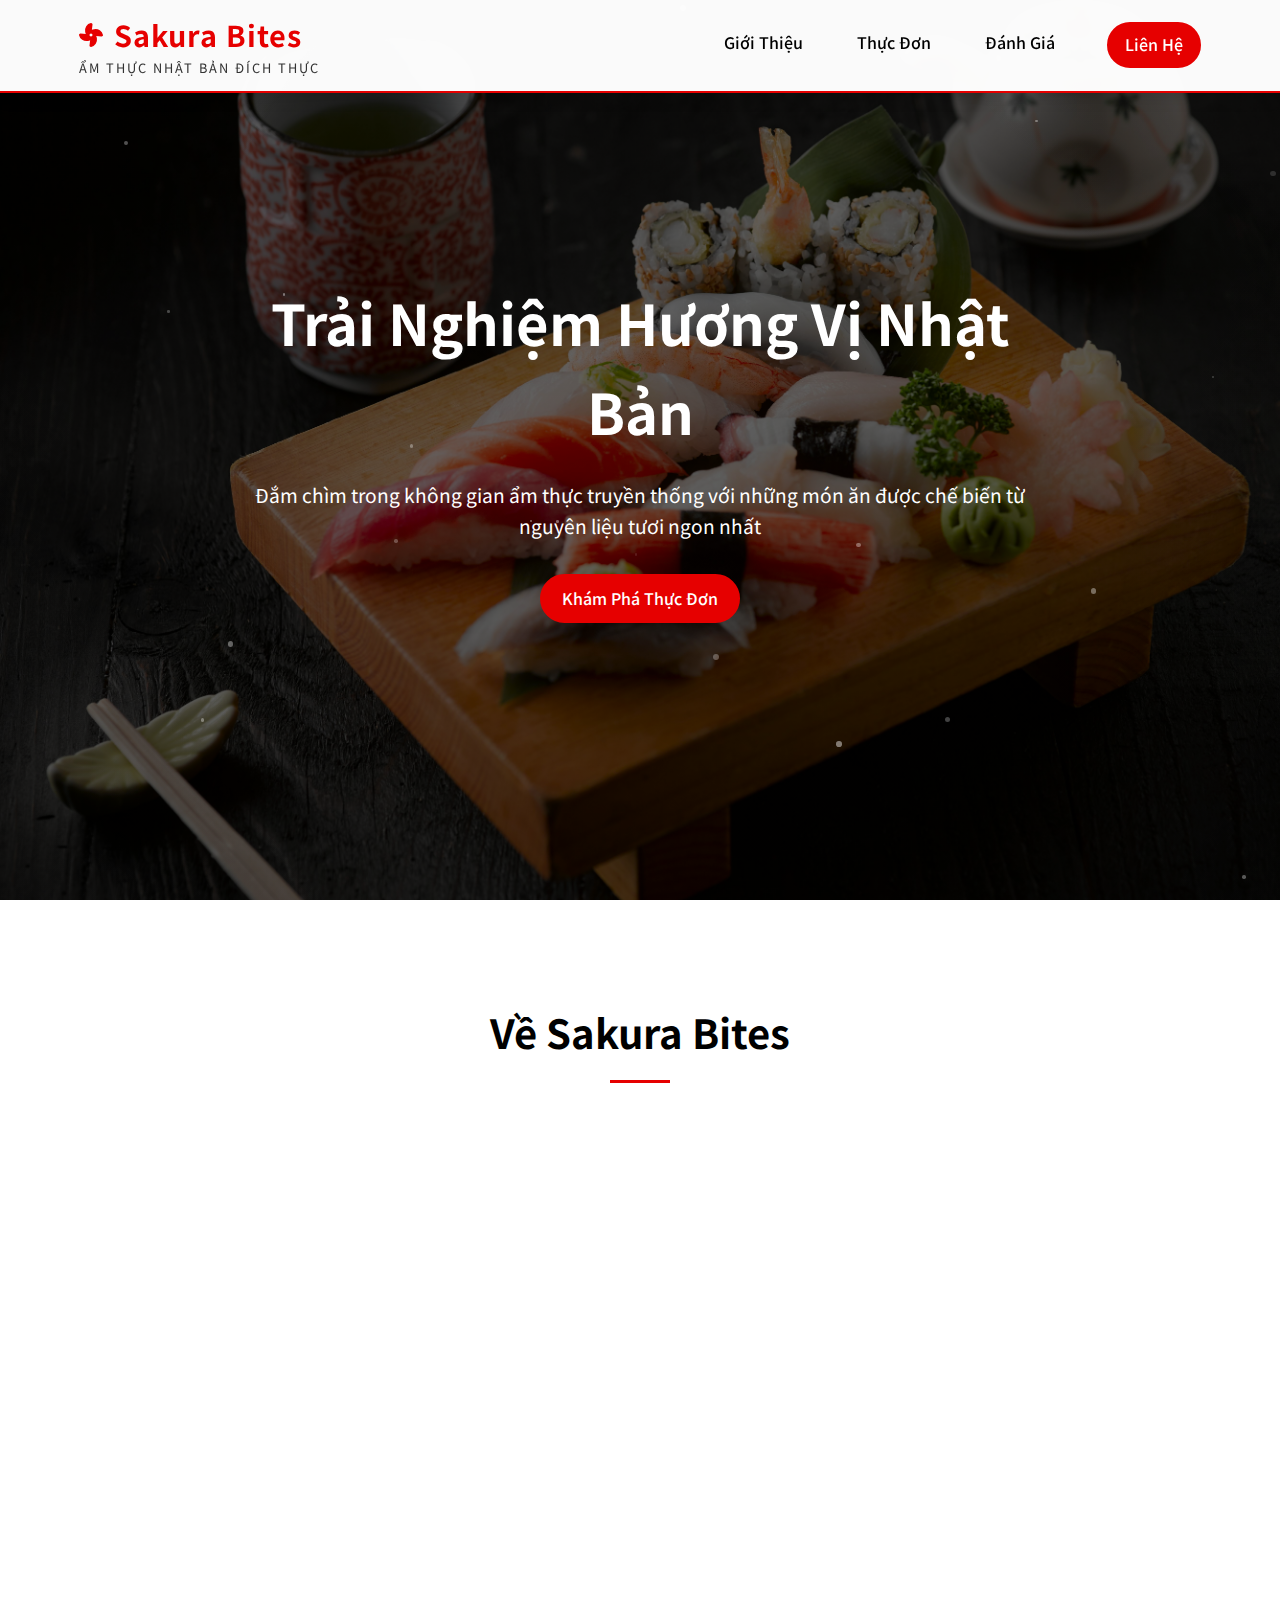
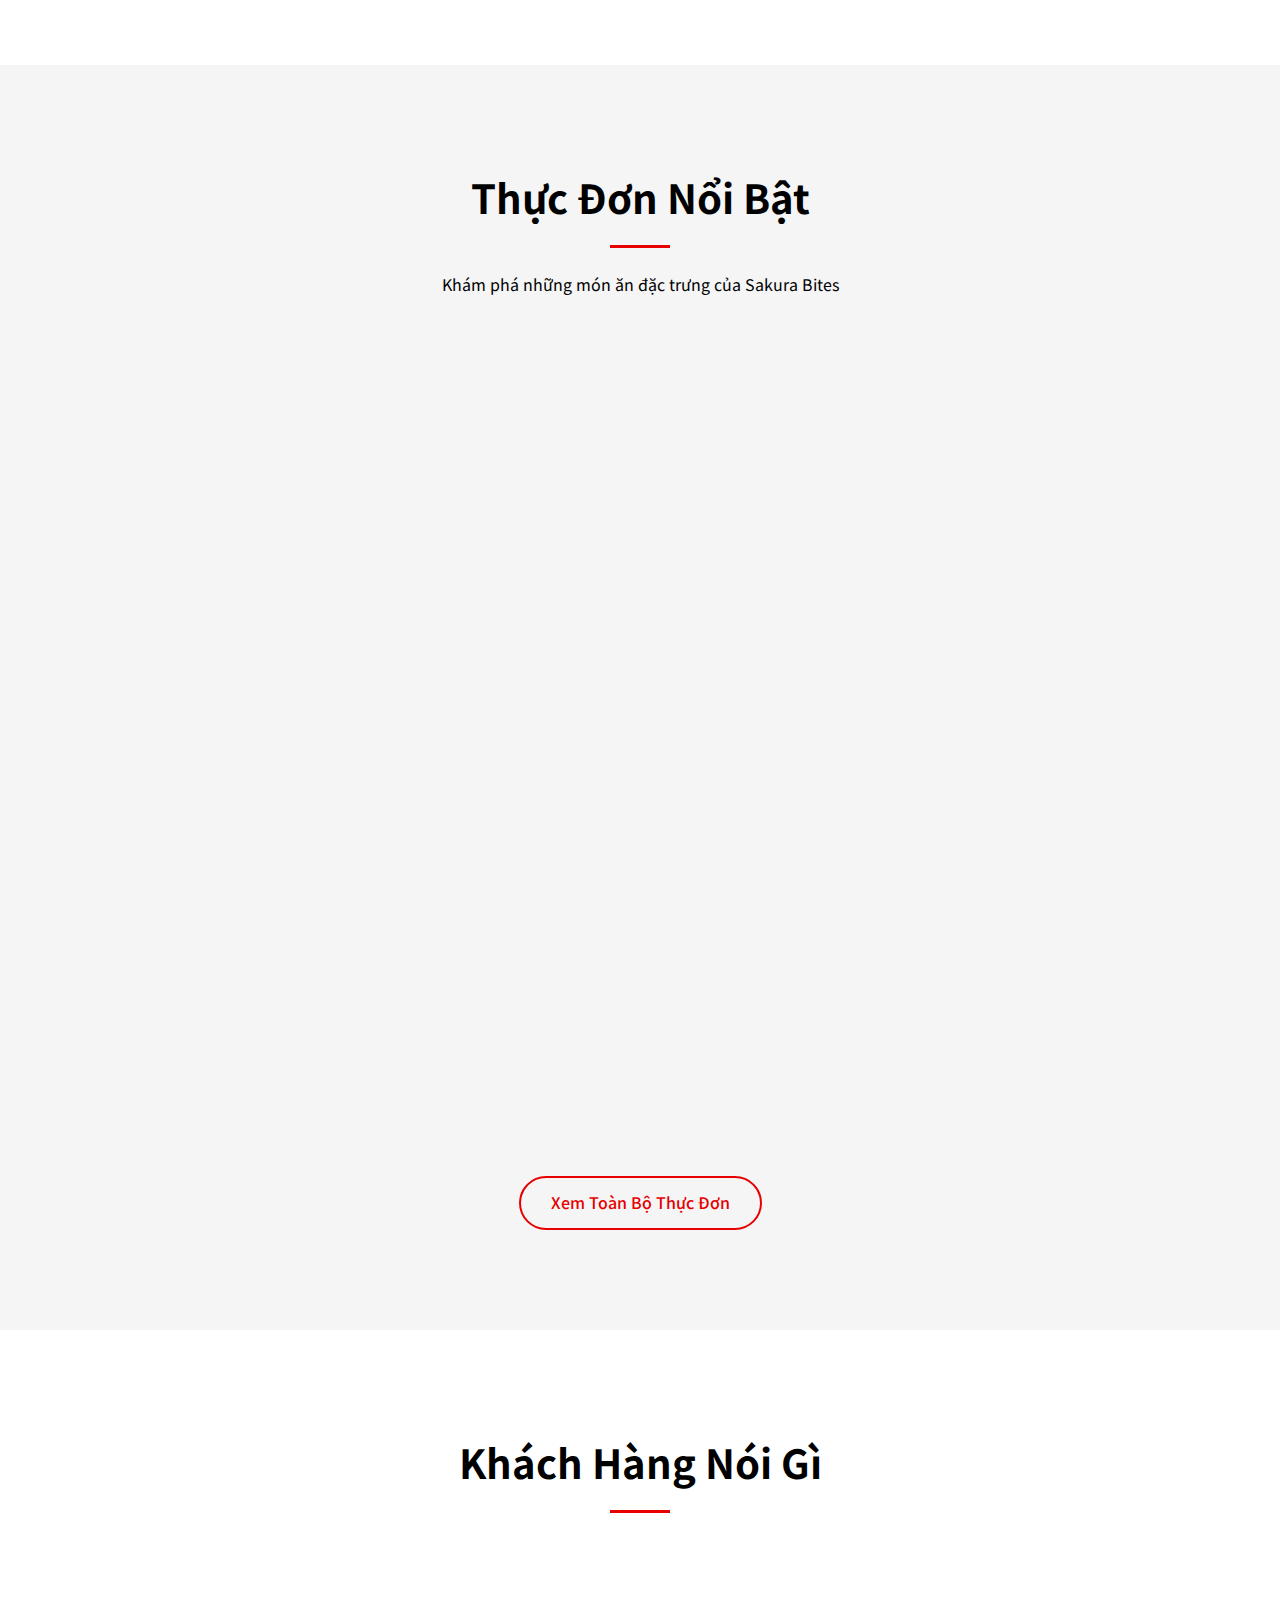
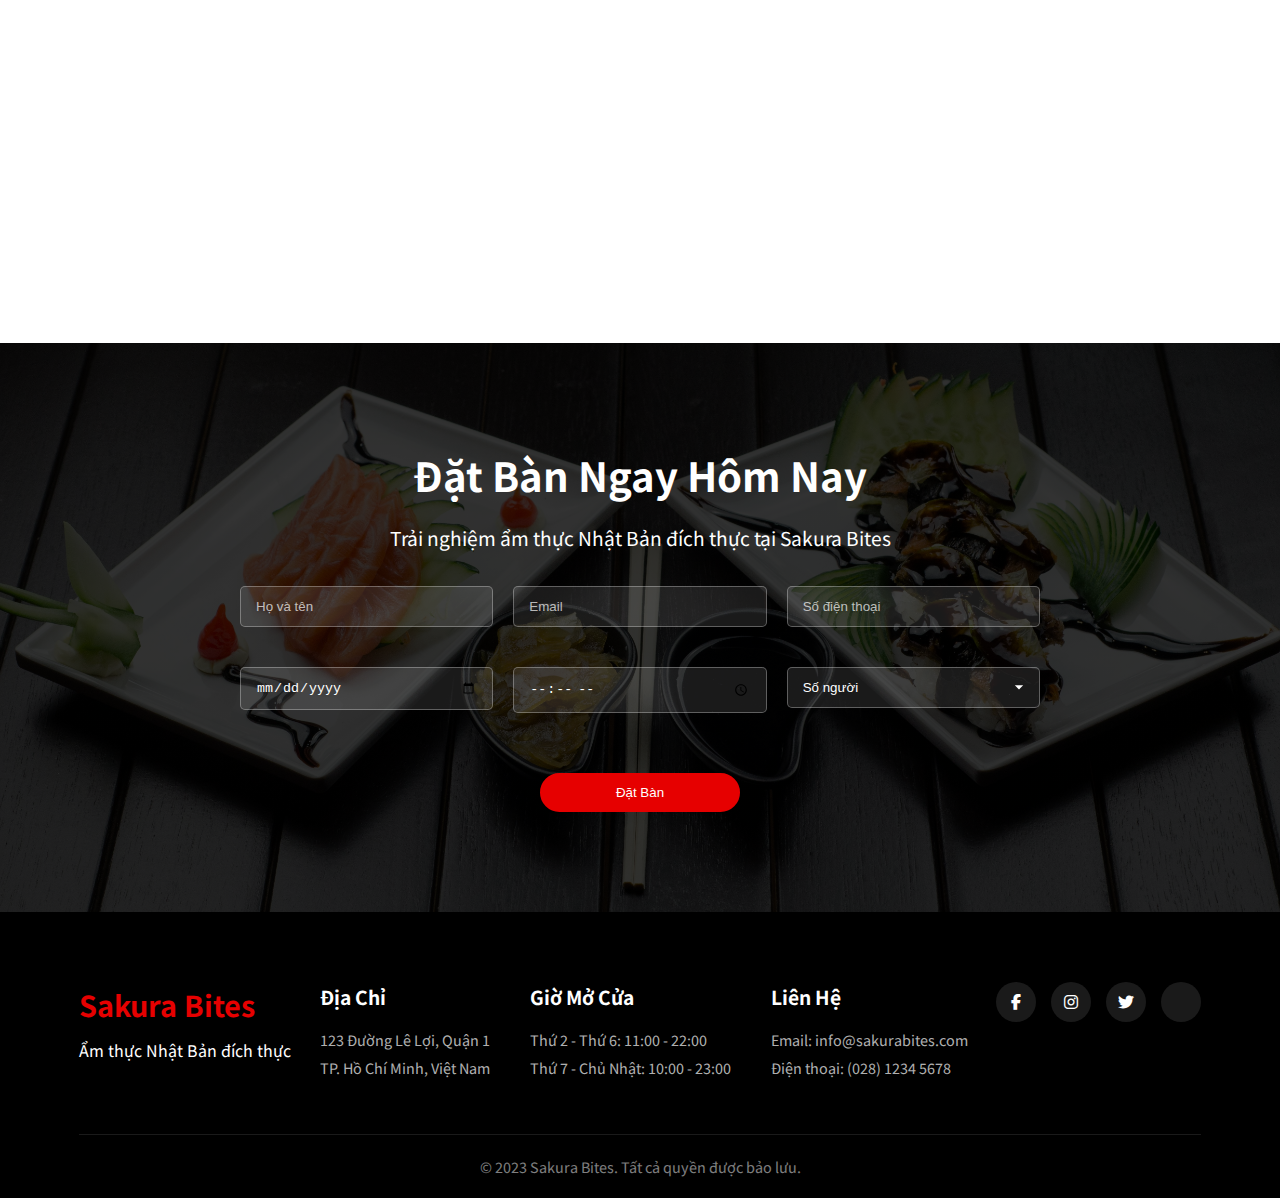
<file: index.html>
<!DOCTYPE html>
<html lang="vi">
<head>
    <meta charset="UTF-8">
    <meta name="viewport" content="width=device-width, initial-scale=1.0">
    <title>Sakura Bites - Ẩm Thực Nhật Bản Đích Thực</title>
    <!-- Preload critical resources -->
    <link rel="preload" href="css/styles.css" as="style">
    <link rel="preload" href="images/hero-bg.jpeg" as="image">
    <link rel="preload" href="https://cdnjs.cloudflare.com/ajax/libs/font-awesome/6.4.0/css/all.min.css" as="style">

    <!-- Stylesheets -->
    <link rel="stylesheet" href="css/styles.css">
    <link rel="preconnect" href="https://fonts.googleapis.com">
    <link rel="preconnect" href="https://fonts.gstatic.com" crossorigin>
    <link href="https://fonts.googleapis.com/css2?family=Noto+Sans+JP:wght@300;400;500;700&display=swap" rel="stylesheet">
    <link rel="stylesheet" href="https://cdnjs.cloudflare.com/ajax/libs/font-awesome/6.4.0/css/all.min.css">

    <!-- Meta tags for SEO -->
    <meta name="description" content="Sakura Bites - Ẩm thực Nhật Bản đích thực tại Việt Nam. Trải nghiệm hương vị Nhật Bản với các món ăn truyền thống được chế biến từ nguyên liệu tươi ngon nhất.">
    <meta name="keywords" content="Nhà hàng Nhật Bản, Sushi, Ramen, Tempura, Ẩm thực Nhật Bản, Sakura Bites">
    <meta name="author" content="Sakura Bites Restaurant">
</head>
<body>
    <!-- Header -->
    <header>
        <div class="container">
            <div class="logo">
                <h1><i class="fas fa-fan logo-icon"></i> Sakura Bites</h1>
                <p class="tagline">ẨM THỰC NHẬT BẢN ĐÍCH THỰC</p>
            </div>
            <nav>
                <ul>
                    <li><a href="#about">Giới Thiệu</a></li>
                    <li><a href="#menu">Thực Đơn</a></li>
                    <li><a href="#testimonials">Đánh Giá</a></li>
                    <li><a href="#contact" class="btn-primary">Liên Hệ</a></li>
                </ul>
            </nav>
            <div class="menu-toggle">
                <i class="fas fa-bars"></i>
            </div>
        </div>
    </header>

    <!-- Hero Section -->
    <section class="hero">
        <div class="hero-content">
            <h2>Trải Nghiệm Hương Vị Nhật Bản</h2>
            <p>Đắm chìm trong không gian ẩm thực truyền thống với những món ăn được chế biến từ nguyên liệu tươi ngon nhất</p>
            <a href="#menu" class="btn-primary">Khám Phá Thực Đơn</a>
        </div>
    </section>

    <!-- About Section -->
    <section id="about" class="about">
        <div class="container">
            <div class="section-header">
                <h2>Về Sakura Bites</h2>
                <div class="divider"></div>
            </div>
            <div class="about-content">
                <div class="about-image">
                    <img src="images/restaurant.jpeg" alt="Sakura Bites Restaurant" loading="lazy">
                </div>
                <div class="about-text">
                    <h3>Câu Chuyện Của Chúng Tôi</h3>
                    <p>Sakura Bites được thành lập vào năm 2015 với mong muốn mang đến trải nghiệm ẩm thực Nhật Bản đích thực cho người Việt Nam. Đầu bếp của chúng tôi được đào tạo tại Tokyo và mang theo bí quyết nấu ăn truyền thống.</p>
                    <p>Chúng tôi cam kết sử dụng nguyên liệu tươi ngon nhất, được nhập khẩu trực tiếp từ Nhật Bản hoặc được lựa chọn kỹ lưỡng từ các nhà cung cấp địa phương.</p>
                    <div class="features">
                        <div class="feature">
                            <i class="fas fa-fish"></i>
                            <h4>Nguyên Liệu Tươi</h4>
                        </div>
                        <div class="feature">
                            <i class="fas fa-utensils"></i>
                            <h4>Đầu Bếp Chuyên Nghiệp</h4>
                        </div>
                        <div class="feature">
                            <i class="fas fa-leaf"></i>
                            <h4>Không Gian Thanh Lịch</h4>
                        </div>
                    </div>
                </div>
            </div>
        </div>
    </section>

    <!-- Menu Section -->
    <section id="menu" class="menu">
        <div class="container">
            <div class="section-header">
                <h2>Thực Đơn Nổi Bật</h2>
                <div class="divider"></div>
                <p>Khám phá những món ăn đặc trưng của Sakura Bites</p>
            </div>
            <div class="menu-items">
                <div class="menu-item">
                    <div class="menu-image">
                        <img src="images/sushi.jpeg" alt="Sushi" loading="lazy">
                    </div>
                    <div class="menu-details">
                        <h3>Sushi Đặc Biệt</h3>
                        <p>Sushi cá hồi, cá ngừ và bạch tuộc tươi ngon với gạo Nhật chính hiệu</p>
                        <span class="price">180.000đ</span>
                    </div>
                </div>
                <div class="menu-item">
                    <div class="menu-image">
                        <img src="images/ramen.jpeg" alt="Ramen" loading="lazy">
                    </div>
                    <div class="menu-details">
                        <h3>Ramen Tonkotsu</h3>
                        <p>Súp xương hầm 12 giờ với mì tươi, thịt heo chashu và trứng hột vịt muối</p>
                        <span class="price">150.000đ</span>
                    </div>
                </div>
                <div class="menu-item">
                    <div class="menu-image">
                        <img src="images/tempura.jpeg" alt="Tempura" loading="lazy">
                    </div>
                    <div class="menu-details">
                        <h3>Tempura Hải Sản</h3>
                        <p>Tôm, mực và rau củ tẩm bột chiên giòn theo công thức truyền thống</p>
                        <span class="price">160.000đ</span>
                    </div>
                </div>
                <div class="menu-item">
                    <div class="menu-image">
                        <img src="images/sake.jpeg" alt="Sake" loading="lazy">
                    </div>
                    <div class="menu-details">
                        <h3>Sake Premium</h3>
                        <p>Rượu gạo Nhật Bản cao cấp, hương vị tinh tế và thanh nhẹ</p>
                        <span class="price">220.000đ</span>
                    </div>
                </div>
            </div>
            <div class="menu-cta">
                <a href="menu.html" class="btn-secondary">Xem Toàn Bộ Thực Đơn</a>
            </div>
        </div>
    </section>

    <!-- Testimonials Section -->
    <section id="testimonials" class="testimonials">
        <div class="container">
            <div class="section-header">
                <h2>Khách Hàng Nói Gì</h2>
                <div class="divider"></div>
            </div>
            <div class="testimonial-slider">
                <div class="testimonial">
                    <div class="testimonial-content">
                        <p>"Sushi ở đây thực sự tuyệt vời! Tôi đã từng đến Nhật và có thể nói rằng hương vị ở Sakura Bites rất đích thực."</p>
                    </div>
                    <div class="testimonial-author">
                        <img src="images/person1.jpg" alt="Nguyễn Thị Mai" loading="lazy">
                        <div>
                            <h4>Nguyễn Thị Mai</h4>
                            <div class="stars">
                                <i class="fas fa-star"></i>
                                <i class="fas fa-star"></i>
                                <i class="fas fa-star"></i>
                                <i class="fas fa-star"></i>
                                <i class="fas fa-star"></i>
                            </div>
                        </div>
                    </div>
                </div>
                <div class="testimonial">
                    <div class="testimonial-content">
                        <p>"Không gian quán rất đẹp và thanh lịch. Ramen Tonkotsu là món tôi yêu thích nhất, súp thơm và đậm đà."</p>
                    </div>
                    <div class="testimonial-author">
                        <img src="images/person2.jpg" alt="Trần Văn Hùng" loading="lazy">
                        <div>
                            <h4>Trần Văn Hùng</h4>
                            <div class="stars">
                                <i class="fas fa-star"></i>
                                <i class="fas fa-star"></i>
                                <i class="fas fa-star"></i>
                                <i class="fas fa-star"></i>
                                <i class="fas fa-star-half-alt"></i>
                            </div>
                        </div>
                    </div>
                </div>
                <div class="testimonial">
                    <div class="testimonial-content">
                        <p>"Đội ngũ nhân viên rất thân thiện và chuyên nghiệp. Tôi đặc biệt ấn tượng với cách họ giới thiệu về từng món ăn."</p>
                    </div>
                    <div class="testimonial-author">
                        <img src="images/person3.jpg" alt="Lê Thị Hương" loading="lazy">
                        <div>
                            <h4>Lê Thị Hương</h4>
                            <div class="stars">
                                <i class="fas fa-star"></i>
                                <i class="fas fa-star"></i>
                                <i class="fas fa-star"></i>
                                <i class="fas fa-star"></i>
                                <i class="fas fa-star"></i>
                            </div>
                        </div>
                    </div>
                </div>
            </div>
        </div>
    </section>

    <!-- CTA Section -->
    <section id="contact" class="cta">
        <div class="container">
            <div class="cta-content">
                <h2>Đặt Bàn Ngay Hôm Nay</h2>
                <p>Trải nghiệm ẩm thực Nhật Bản đích thực tại Sakura Bites</p>
                <form class="reservation-form">
                    <div class="form-group">
                        <input type="text" placeholder="Họ và tên" required>
                    </div>
                    <div class="form-group">
                        <input type="email" placeholder="Email" required>
                    </div>
                    <div class="form-group">
                        <input type="tel" placeholder="Số điện thoại" required>
                    </div>
                    <div class="form-group">
                        <input type="date" required>
                    </div>
                    <div class="form-group">
                        <input type="time" required>
                    </div>
                    <div class="form-group">
                        <select required>
                            <option value="" disabled selected>Số người</option>
                            <option value="1">1 người</option>
                            <option value="2">2 người</option>
                            <option value="3">3 người</option>
                            <option value="4">4 người</option>
                            <option value="5+">5+ người</option>
                        </select>
                    </div>
                    <button type="submit" class="btn-primary">Đặt Bàn</button>
                </form>
            </div>
        </div>
    </section>

    <!-- Footer -->
    <footer>
        <div class="container">
            <div class="footer-content">
                <div class="footer-logo">
                    <h3>Sakura Bites</h3>
                    <p>Ẩm thực Nhật Bản đích thực</p>
                </div>
                <div class="footer-info">
                    <div class="footer-section">
                        <h4>Địa Chỉ</h4>
                        <p>123 Đường Lê Lợi, Quận 1</p>
                        <p>TP. Hồ Chí Minh, Việt Nam</p>
                    </div>
                    <div class="footer-section">
                        <h4>Giờ Mở Cửa</h4>
                        <p>Thứ 2 - Thứ 6: 11:00 - 22:00</p>
                        <p>Thứ 7 - Chủ Nhật: 10:00 - 23:00</p>
                    </div>
                    <div class="footer-section">
                        <h4>Liên Hệ</h4>
                        <p>Email: info@sakurabites.com</p>
                        <p>Điện thoại: (028) 1234 5678</p>
                    </div>
                </div>
                <div class="social-links">
                    <a href="#"><i class="fab fa-facebook-f"></i></a>
                    <a href="#"><i class="fab fa-instagram"></i></a>
                    <a href="#"><i class="fab fa-twitter"></i></a>
                    <a href="#"><i class="fab fa-tripadvisor"></i></a>
                </div>
            </div>
            <div class="copyright">
                <p>&copy; 2023 Sakura Bites. Tất cả quyền được bảo lưu.</p>
            </div>
        </div>
    </footer>

    <!-- Back to Top Button -->
    <a href="#" id="back-to-top" class="back-to-top" aria-label="Quay lên đầu trang">
        <i class="fas fa-chevron-up"></i>
    </a>

    <!-- Core scripts -->
    <script src="js/script.js"></script>
    <script src="js/parallax.js"></script>

    <!-- Performance optimization -->
    <script src="js/optimize.js" async></script>
</body>
</html>
</file>
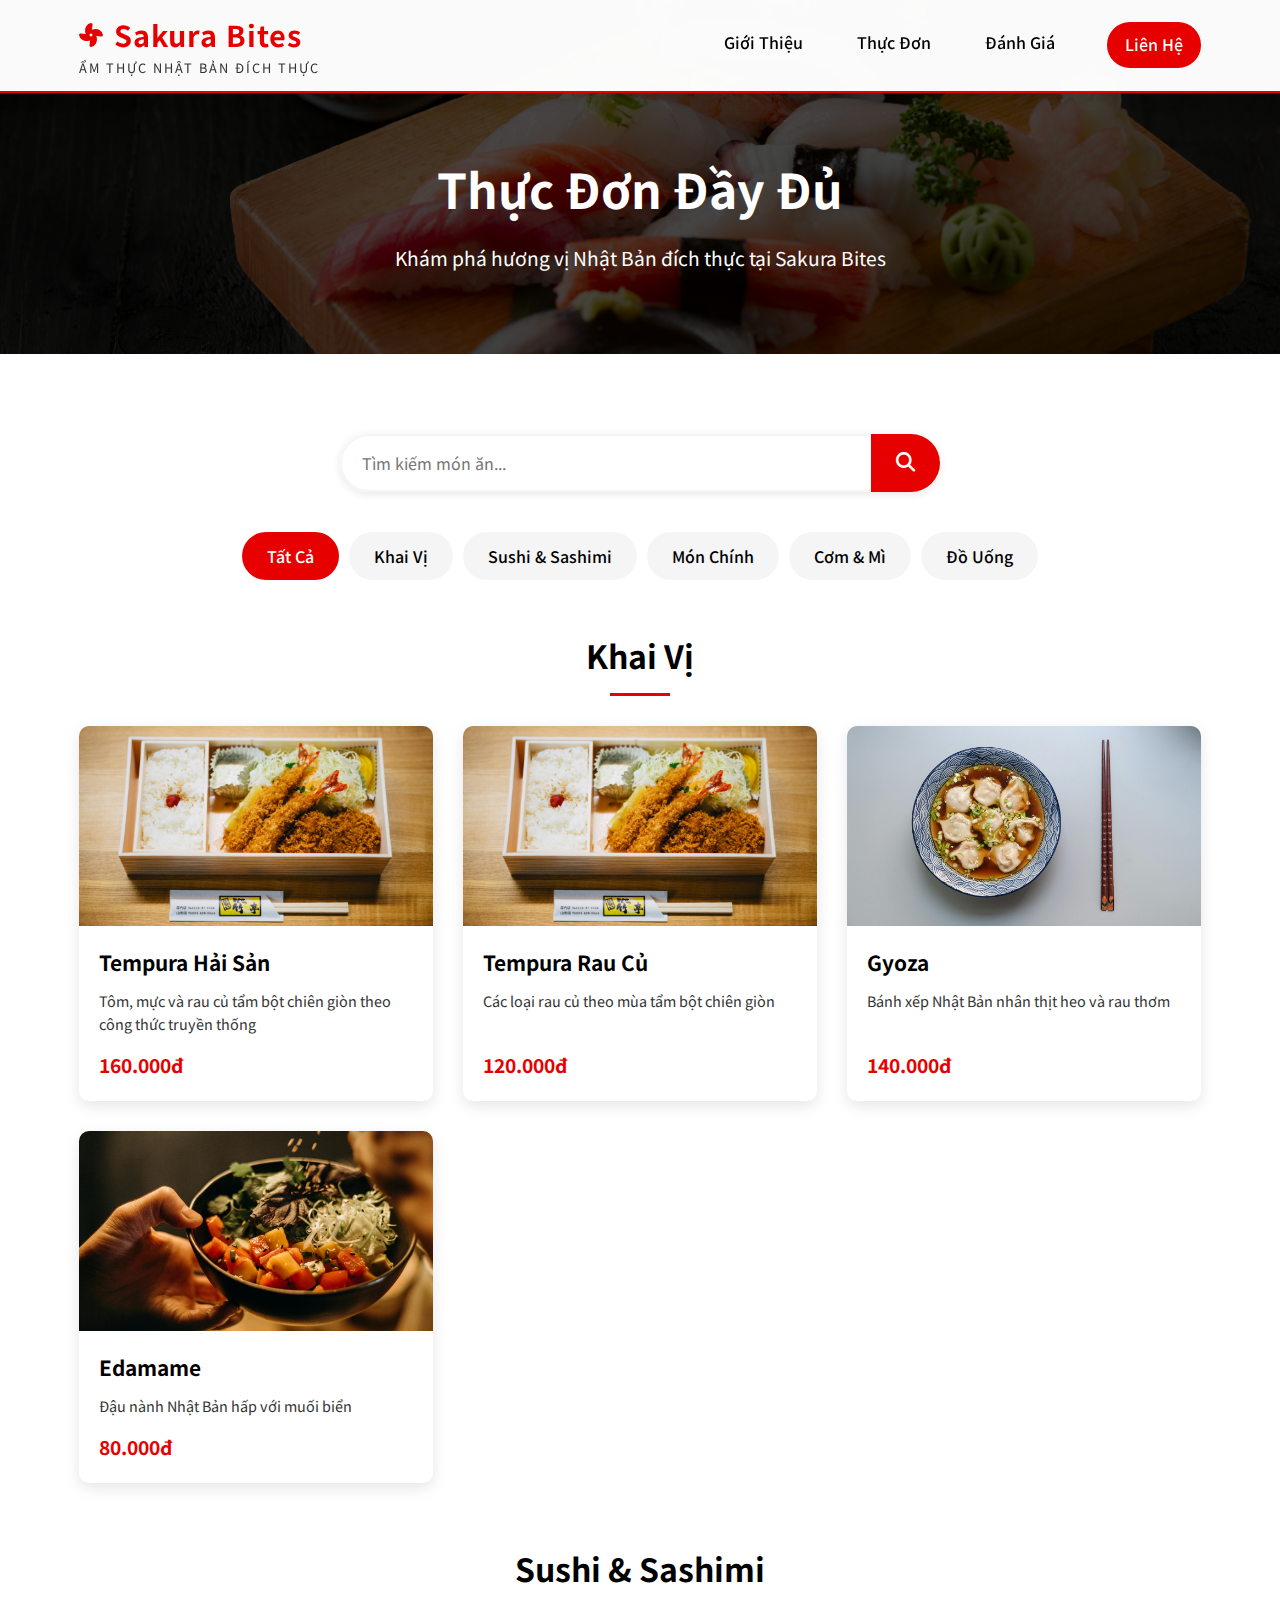
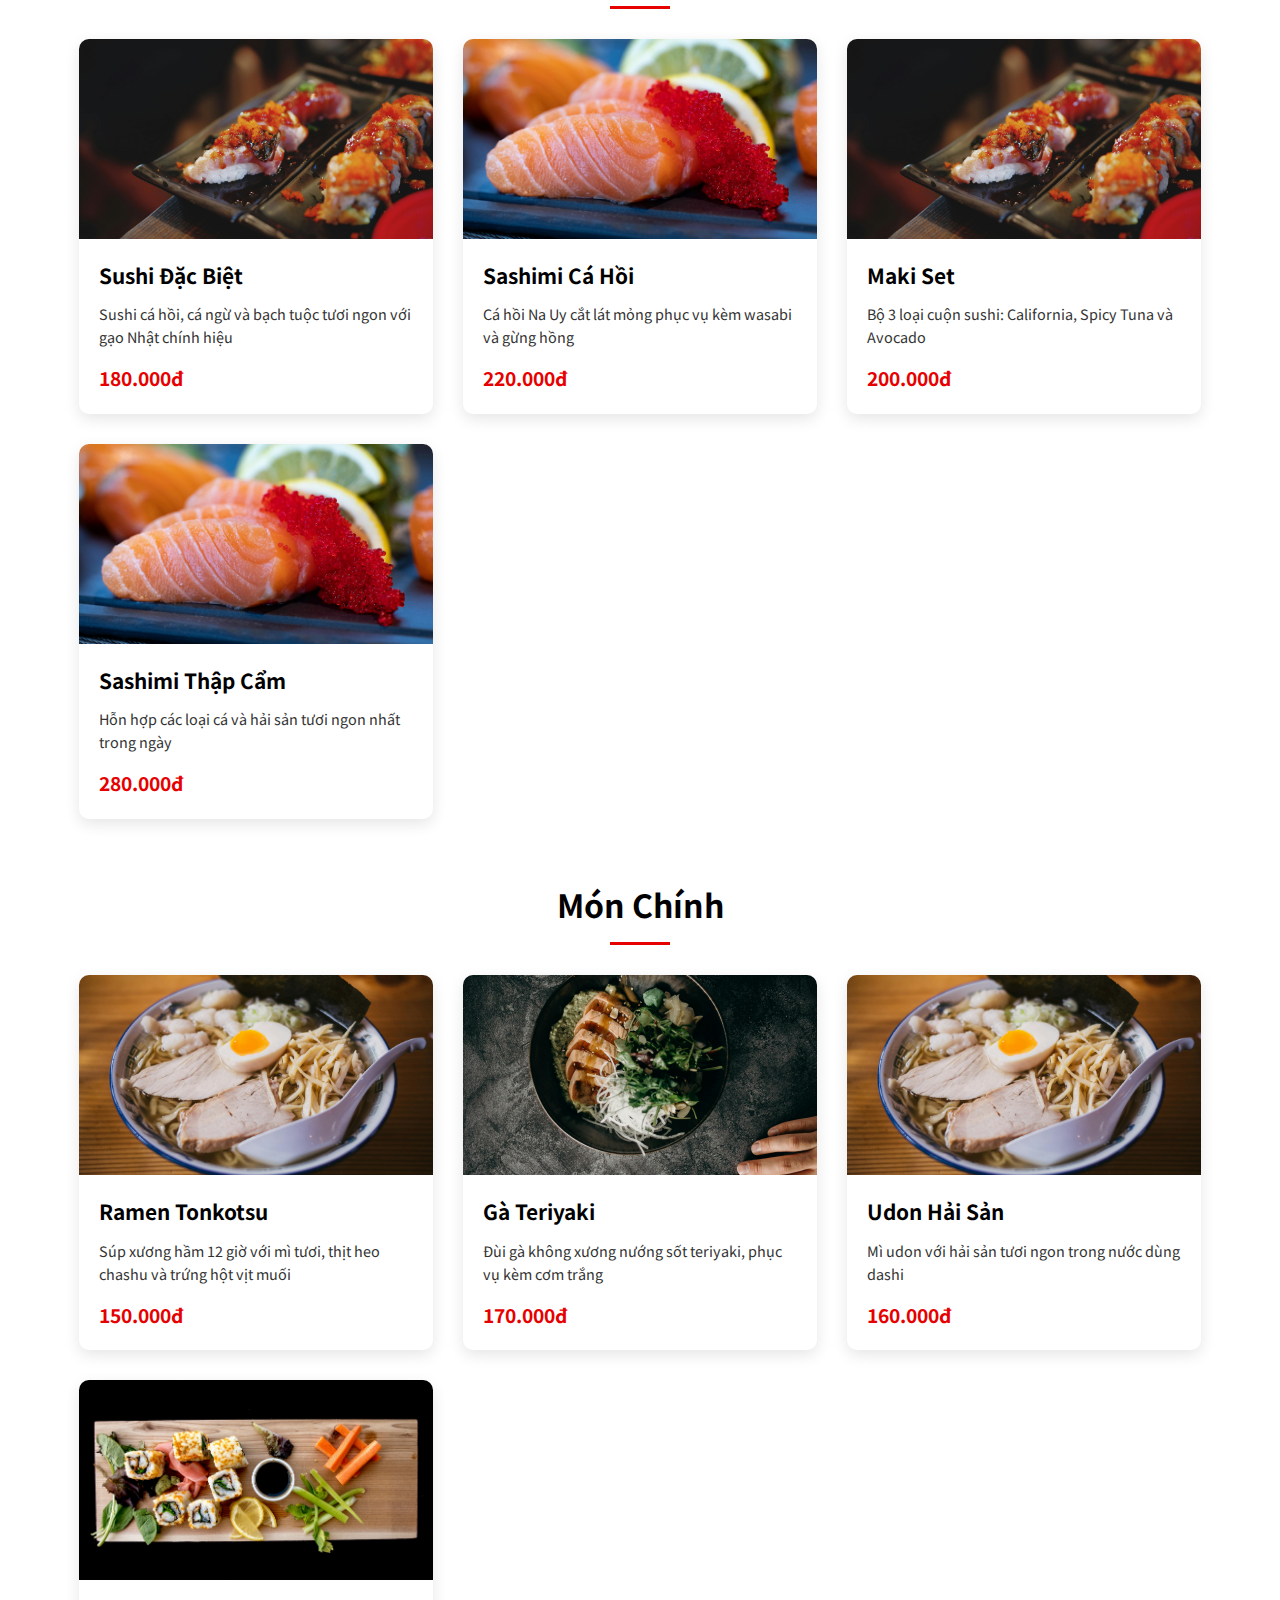
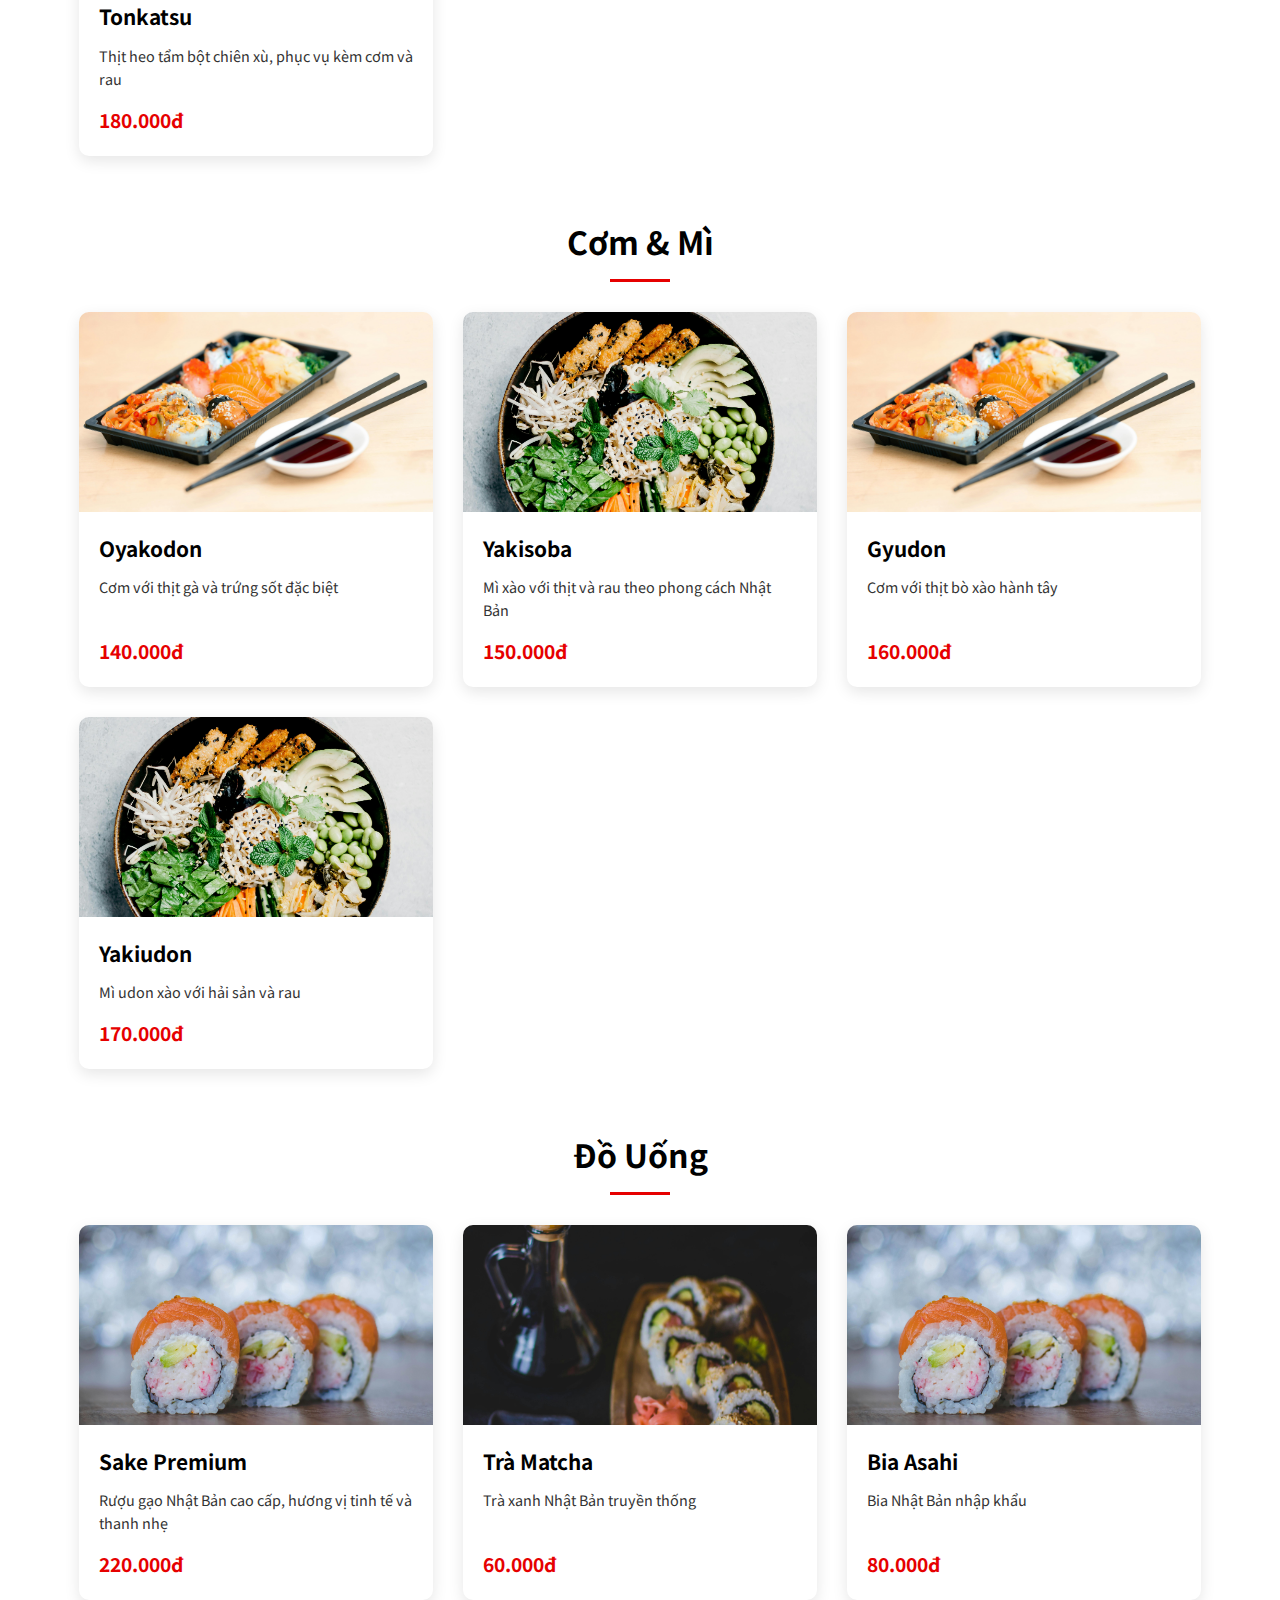
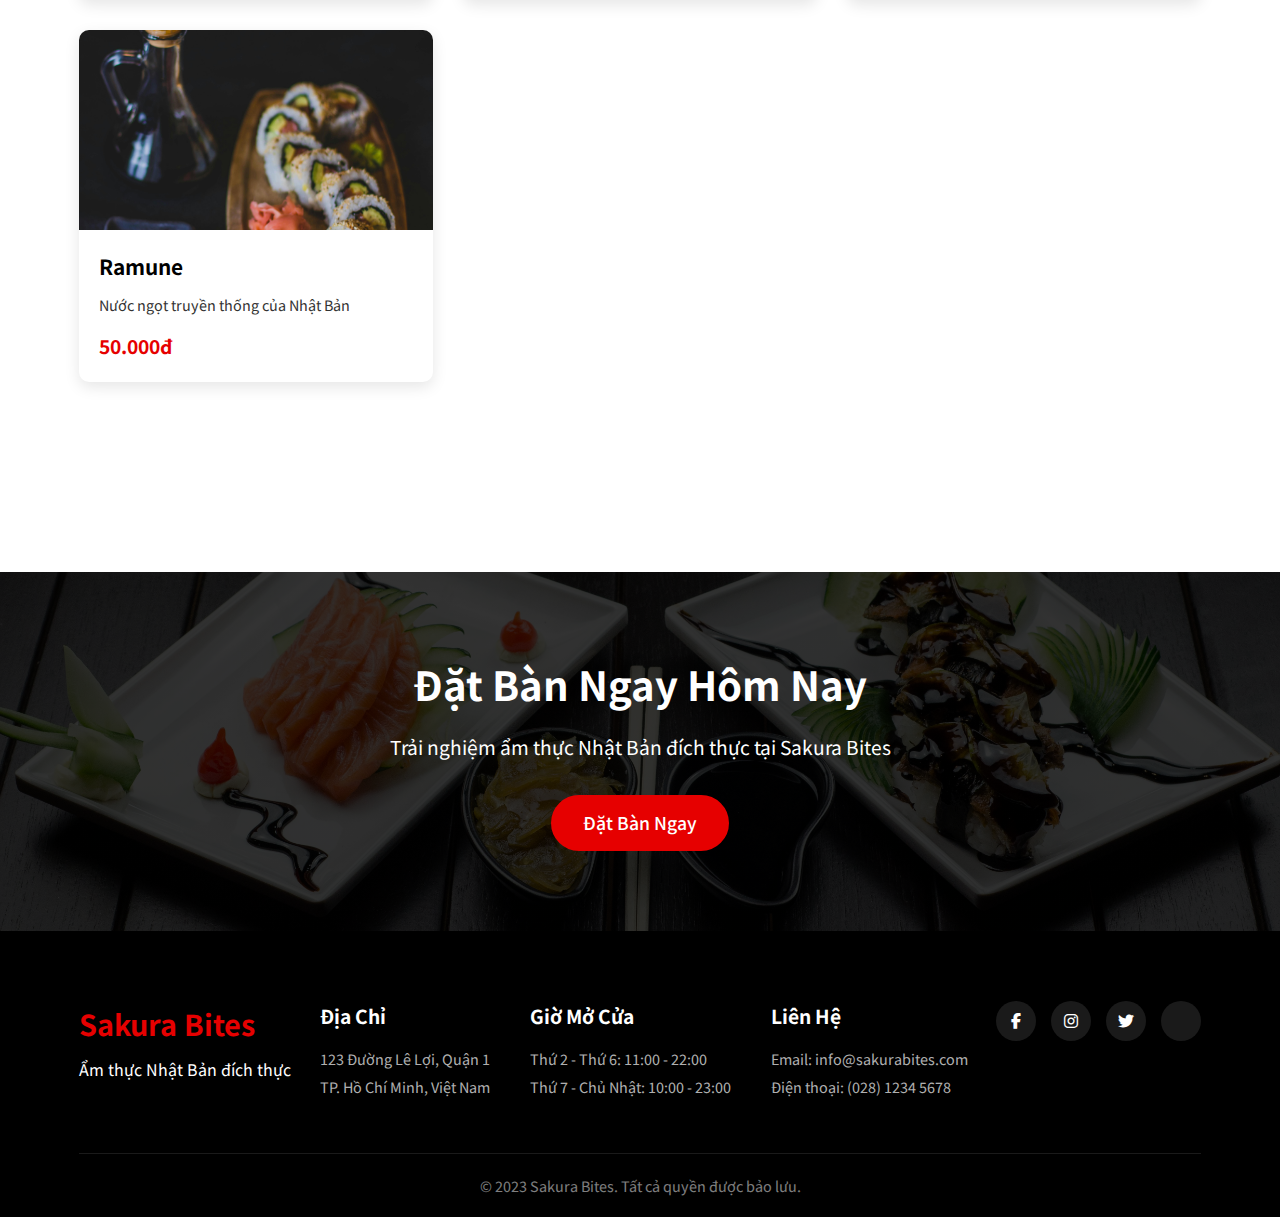
<file: menu.html>
<!DOCTYPE html>
<html lang="vi">
<head>
    <meta charset="UTF-8">
    <meta name="viewport" content="width=device-width, initial-scale=1.0">
    <title>Thực Đơn - Sakura Bites</title>
    <link rel="stylesheet" href="css/styles.css">
    <link rel="preconnect" href="https://fonts.googleapis.com">
    <link rel="preconnect" href="https://fonts.gstatic.com" crossorigin>
    <link href="https://fonts.googleapis.com/css2?family=Noto+Sans+JP:wght@300;400;500;700&display=swap" rel="stylesheet">
    <link rel="stylesheet" href="https://cdnjs.cloudflare.com/ajax/libs/font-awesome/6.4.0/css/all.min.css">
    <link rel="stylesheet" href="css/menu-page.css">
</head>
<body>
    <!-- Header -->
    <header>
        <div class="container">
            <div class="logo">
                <h1><i class="fas fa-fan logo-icon"></i> Sakura Bites</h1>
                <p class="tagline">ẨM THỰC NHẬT BẢN ĐÍCH THỰC</p>
            </div>
            <nav>
                <ul>
                    <li><a href="index.html#about">Giới Thiệu</a></li>
                    <li><a href="index.html#menu">Thực Đơn</a></li>
                    <li><a href="index.html#testimonials">Đánh Giá</a></li>
                    <li><a href="index.html#contact" class="btn-primary">Liên Hệ</a></li>
                </ul>
            </nav>
            <div class="menu-toggle">
                <i class="fas fa-bars"></i>
            </div>
        </div>
    </header>

    <!-- Menu Banner -->
    <section class="menu-banner">
        <div class="container">
            <h2>Thực Đơn Đầy Đủ</h2>
            <p>Khám phá hương vị Nhật Bản đích thực tại Sakura Bites</p>
        </div>
    </section>

    <!-- Menu Categories -->
    <section class="menu-categories">
        <div class="container">
            <div class="search-container">
                <div class="search-box">
                    <input type="text" id="search-input" placeholder="Tìm kiếm món ăn...">
                    <button id="search-button"><i class="fas fa-search"></i></button>
                </div>
                <div class="search-results" id="search-results">
                    <!-- Kết quả tìm kiếm sẽ được hiển thị ở đây -->
                </div>
            </div>

            <div class="category-tabs">
                <button class="category-tab active" data-category="all">Tất Cả</button>
                <button class="category-tab" data-category="appetizers">Khai Vị</button>
                <button class="category-tab" data-category="sushi">Sushi & Sashimi</button>
                <button class="category-tab" data-category="main">Món Chính</button>
                <button class="category-tab" data-category="rice">Cơm & Mì</button>
                <button class="category-tab" data-category="drinks">Đồ Uống</button>
            </div>

            <div class="menu-list">
                <!-- Khai Vị -->
                <div class="menu-category" id="appetizers">
                    <h3 class="category-title">Khai Vị</h3>

                    <div class="menu-grid">
                        <div class="menu-card">
                            <div class="menu-card-image">
                                <img src="images/tempura.jpeg" alt="Tempura">
                            </div>
                            <div class="menu-card-content">
                                <h4>Tempura Hải Sản</h4>
                                <p>Tôm, mực và rau củ tẩm bột chiên giòn theo công thức truyền thống</p>
                                <span class="price">160.000đ</span>
                            </div>
                        </div>

                        <div class="menu-card">
                            <div class="menu-card-image">
                                <img src="images/tempura.jpeg" alt="Tempura Rau Củ">
                            </div>
                            <div class="menu-card-content">
                                <h4>Tempura Rau Củ</h4>
                                <p>Các loại rau củ theo mùa tẩm bột chiên giòn</p>
                                <span class="price">120.000đ</span>
                            </div>
                        </div>

                        <div class="menu-card">
                            <div class="menu-card-image">
                                <img src="images/gyoza.jpeg" alt="Gyoza">
                            </div>
                            <div class="menu-card-content">
                                <h4>Gyoza</h4>
                                <p>Bánh xếp Nhật Bản nhân thịt heo và rau thơm</p>
                                <span class="price">140.000đ</span>
                            </div>
                        </div>

                        <div class="menu-card">
                            <div class="menu-card-image">
                                <img src="images/edamame.jpeg" alt="Edamame">
                            </div>
                            <div class="menu-card-content">
                                <h4>Edamame</h4>
                                <p>Đậu nành Nhật Bản hấp với muối biển</p>
                                <span class="price">80.000đ</span>
                            </div>
                        </div>
                    </div>
                </div>

                <!-- Sushi & Sashimi -->
                <div class="menu-category" id="sushi">
                    <h3 class="category-title">Sushi & Sashimi</h3>

                    <div class="menu-grid">
                        <div class="menu-card">
                            <div class="menu-card-image">
                                <img src="images/sushi.jpeg" alt="Sushi Đặc Biệt">
                            </div>
                            <div class="menu-card-content">
                                <h4>Sushi Đặc Biệt</h4>
                                <p>Sushi cá hồi, cá ngừ và bạch tuộc tươi ngon với gạo Nhật chính hiệu</p>
                                <span class="price">180.000đ</span>
                            </div>
                        </div>

                        <div class="menu-card">
                            <div class="menu-card-image">
                                <img src="images/sashimi.jpeg" alt="Sashimi Cá Hồi">
                            </div>
                            <div class="menu-card-content">
                                <h4>Sashimi Cá Hồi</h4>
                                <p>Cá hồi Na Uy cắt lát mỏng phục vụ kèm wasabi và gừng hồng</p>
                                <span class="price">220.000đ</span>
                            </div>
                        </div>

                        <div class="menu-card">
                            <div class="menu-card-image">
                                <img src="images/sushi.jpeg" alt="Maki Set">
                            </div>
                            <div class="menu-card-content">
                                <h4>Maki Set</h4>
                                <p>Bộ 3 loại cuộn sushi: California, Spicy Tuna và Avocado</p>
                                <span class="price">200.000đ</span>
                            </div>
                        </div>

                        <div class="menu-card">
                            <div class="menu-card-image">
                                <img src="images/sashimi.jpeg" alt="Sashimi Thập Cẩm">
                            </div>
                            <div class="menu-card-content">
                                <h4>Sashimi Thập Cẩm</h4>
                                <p>Hỗn hợp các loại cá và hải sản tươi ngon nhất trong ngày</p>
                                <span class="price">280.000đ</span>
                            </div>
                        </div>
                    </div>
                </div>

                <!-- Món Chính -->
                <div class="menu-category" id="main">
                    <h3 class="category-title">Món Chính</h3>

                    <div class="menu-grid">
                        <div class="menu-card">
                            <div class="menu-card-image">
                                <img src="images/ramen.jpeg" alt="Ramen Tonkotsu">
                            </div>
                            <div class="menu-card-content">
                                <h4>Ramen Tonkotsu</h4>
                                <p>Súp xương hầm 12 giờ với mì tươi, thịt heo chashu và trứng hột vịt muối</p>
                                <span class="price">150.000đ</span>
                            </div>
                        </div>

                        <div class="menu-card">
                            <div class="menu-card-image">
                                <img src="images/teriyaki.jpeg" alt="Gà Teriyaki">
                            </div>
                            <div class="menu-card-content">
                                <h4>Gà Teriyaki</h4>
                                <p>Đùi gà không xương nướng sốt teriyaki, phục vụ kèm cơm trắng</p>
                                <span class="price">170.000đ</span>
                            </div>
                        </div>

                        <div class="menu-card">
                            <div class="menu-card-image">
                                <img src="images/udon.jpeg" alt="Udon Hải Sản">
                            </div>
                            <div class="menu-card-content">
                                <h4>Udon Hải Sản</h4>
                                <p>Mì udon với hải sản tươi ngon trong nước dùng dashi</p>
                                <span class="price">160.000đ</span>
                            </div>
                        </div>

                        <div class="menu-card">
                            <div class="menu-card-image">
                                <img src="images/katsu.jpeg" alt="Tonkatsu">
                            </div>
                            <div class="menu-card-content">
                                <h4>Tonkatsu</h4>
                                <p>Thịt heo tẩm bột chiên xù, phục vụ kèm cơm và rau</p>
                                <span class="price">180.000đ</span>
                            </div>
                        </div>
                    </div>
                </div>

                <!-- Cơm & Mì -->
                <div class="menu-category" id="rice">
                    <h3 class="category-title">Cơm & Mì</h3>

                    <div class="menu-grid">
                        <div class="menu-card">
                            <div class="menu-card-image">
                                <img src="images/donburi.jpeg" alt="Oyakodon">
                            </div>
                            <div class="menu-card-content">
                                <h4>Oyakodon</h4>
                                <p>Cơm với thịt gà và trứng sốt đặc biệt</p>
                                <span class="price">140.000đ</span>
                            </div>
                        </div>

                        <div class="menu-card">
                            <div class="menu-card-image">
                                <img src="images/yakisoba.jpeg" alt="Yakisoba">
                            </div>
                            <div class="menu-card-content">
                                <h4>Yakisoba</h4>
                                <p>Mì xào với thịt và rau theo phong cách Nhật Bản</p>
                                <span class="price">150.000đ</span>
                            </div>
                        </div>

                        <div class="menu-card">
                            <div class="menu-card-image">
                                <img src="images/donburi.jpeg" alt="Gyudon">
                            </div>
                            <div class="menu-card-content">
                                <h4>Gyudon</h4>
                                <p>Cơm với thịt bò xào hành tây</p>
                                <span class="price">160.000đ</span>
                            </div>
                        </div>

                        <div class="menu-card">
                            <div class="menu-card-image">
                                <img src="images/yakisoba.jpeg" alt="Yakiudon">
                            </div>
                            <div class="menu-card-content">
                                <h4>Yakiudon</h4>
                                <p>Mì udon xào với hải sản và rau</p>
                                <span class="price">170.000đ</span>
                            </div>
                        </div>
                    </div>
                </div>

                <!-- Đồ Uống -->
                <div class="menu-category" id="drinks">
                    <h3 class="category-title">Đồ Uống</h3>

                    <div class="menu-grid">
                        <div class="menu-card">
                            <div class="menu-card-image">
                                <img src="images/sake.jpeg" alt="Sake Premium">
                            </div>
                            <div class="menu-card-content">
                                <h4>Sake Premium</h4>
                                <p>Rượu gạo Nhật Bản cao cấp, hương vị tinh tế và thanh nhẹ</p>
                                <span class="price">220.000đ</span>
                            </div>
                        </div>

                        <div class="menu-card">
                            <div class="menu-card-image">
                                <img src="images/matcha.jpeg" alt="Trà Matcha">
                            </div>
                            <div class="menu-card-content">
                                <h4>Trà Matcha</h4>
                                <p>Trà xanh Nhật Bản truyền thống</p>
                                <span class="price">60.000đ</span>
                            </div>
                        </div>

                        <div class="menu-card">
                            <div class="menu-card-image">
                                <img src="images/sake.jpeg" alt="Bia Asahi">
                            </div>
                            <div class="menu-card-content">
                                <h4>Bia Asahi</h4>
                                <p>Bia Nhật Bản nhập khẩu</p>
                                <span class="price">80.000đ</span>
                            </div>
                        </div>

                        <div class="menu-card">
                            <div class="menu-card-image">
                                <img src="images/matcha.jpeg" alt="Ramune">
                            </div>
                            <div class="menu-card-content">
                                <h4>Ramune</h4>
                                <p>Nước ngọt truyền thống của Nhật Bản</p>
                                <span class="price">50.000đ</span>
                            </div>
                        </div>
                    </div>
                </div>
            </div>
        </div>
    </section>

    <!-- CTA Section -->
    <section class="menu-cta">
        <div class="container">
            <h2>Đặt Bàn Ngay Hôm Nay</h2>
            <p>Trải nghiệm ẩm thực Nhật Bản đích thực tại Sakura Bites</p>
            <a href="index.html#contact" class="btn-primary">Đặt Bàn Ngay</a>
        </div>
    </section>

    <!-- Footer -->
    <footer>
        <div class="container">
            <div class="footer-content">
                <div class="footer-logo">
                    <h3>Sakura Bites</h3>
                    <p>Ẩm thực Nhật Bản đích thực</p>
                </div>
                <div class="footer-info">
                    <div class="footer-section">
                        <h4>Địa Chỉ</h4>
                        <p>123 Đường Lê Lợi, Quận 1</p>
                        <p>TP. Hồ Chí Minh, Việt Nam</p>
                    </div>
                    <div class="footer-section">
                        <h4>Giờ Mở Cửa</h4>
                        <p>Thứ 2 - Thứ 6: 11:00 - 22:00</p>
                        <p>Thứ 7 - Chủ Nhật: 10:00 - 23:00</p>
                    </div>
                    <div class="footer-section">
                        <h4>Liên Hệ</h4>
                        <p>Email: info@sakurabites.com</p>
                        <p>Điện thoại: (028) 1234 5678</p>
                    </div>
                </div>
                <div class="social-links">
                    <a href="#"><i class="fab fa-facebook-f"></i></a>
                    <a href="#"><i class="fab fa-instagram"></i></a>
                    <a href="#"><i class="fab fa-twitter"></i></a>
                    <a href="#"><i class="fab fa-tripadvisor"></i></a>
                </div>
            </div>
            <div class="copyright">
                <p>&copy; 2023 Sakura Bites. Tất cả quyền được bảo lưu.</p>
            </div>
        </div>
    </footer>

    <!-- Back to Top Button -->
    <a href="#" id="back-to-top" class="back-to-top" aria-label="Quay lên đầu trang">
        <i class="fas fa-chevron-up"></i>
    </a>

    <script src="js/script.js"></script>
    <script src="js/menu.js"></script>
</body>
</html>
</file>
<file: css/styles.css>
/* Base Styles & Variables */
:root {
    --primary-color: #e60000;
    --secondary-color: #000;
    --light-color: #fff;
    --gray-color: #f5f5f5;
    --dark-gray: #333;
    --transition: all 0.3s ease;
    --box-shadow: 0 5px 15px rgba(0, 0, 0, 0.1);
}

* {
    margin: 0;
    padding: 0;
    box-sizing: border-box;
}

html {
    scroll-behavior: smooth;
}

body {
    font-family: 'Noto Sans JP', sans-serif;
    line-height: 1.6;
    color: var(--secondary-color);
    background-color: var(--light-color);
}

.container {
    width: 90%;
    max-width: 1200px;
    margin: 0 auto;
    padding: 0 15px;
}

img {
    max-width: 100%;
    height: auto;
    display: block;
}

a {
    text-decoration: none;
    color: inherit;
}

ul {
    list-style: none;
}

.section-header {
    text-align: center;
    margin-bottom: 3rem;
}

.section-header h2 {
    font-size: 2.5rem;
    margin-bottom: 1rem;
    color: var(--secondary-color);
}

.divider {
    height: 3px;
    width: 60px;
    background-color: var(--primary-color);
    margin: 0 auto 1.5rem;
}

.btn-primary {
    display: inline-block;
    background-color: var(--primary-color);
    color: var(--light-color);
    padding: 10px 20px;
    border-radius: 30px;
    font-weight: 500;
    transition: var(--transition);
    border: 2px solid var(--primary-color);
    text-align: center;
}

.btn-primary:hover {
    background-color: transparent;
    color: var(--primary-color);
}

.btn-secondary {
    display: inline-block;
    background-color: transparent;
    color: var(--primary-color);
    padding: 12px 30px;
    border-radius: 30px;
    font-weight: 500;
    transition: var(--transition);
    border: 2px solid var(--primary-color);
}

.btn-secondary:hover {
    background-color: var(--primary-color);
    color: var(--light-color);
}

/* Header Styles */
header {
    position: fixed;
    top: 0;
    left: 0;
    width: 100%;
    background-color: rgba(255, 255, 255, 0.98);
    box-shadow: var(--box-shadow);
    z-index: 1000;
    padding: 12px 0;
    transition: var(--transition);
    border-bottom: 2px solid var(--primary-color);
}

header .container {
    display: flex;
    justify-content: space-between;
    align-items: center;
    max-width: 1200px;
    margin: 0 auto;
}

.logo h1 {
    font-size: 1.8rem;
    color: var(--primary-color);
    margin: 0;
    font-weight: 700;
    letter-spacing: 1px;
    display: flex;
    align-items: center;
}

.logo-icon {
    color: var(--primary-color);
    margin-right: 10px;
    font-size: 1.5rem;
    animation: spin 8s linear infinite;
}

@keyframes spin {
    from {
        transform: rotate(0deg);
    }
    to {
        transform: rotate(360deg);
    }
}

.tagline {
    font-size: 0.8rem;
    letter-spacing: 2px;
    color: var(--dark-gray);
}

nav {
    display: flex;
    align-items: center;
}

nav ul {
    display: flex;
    margin: 0;
    padding: 0;
}

nav ul li {
    margin-left: 30px;
}

nav ul li a {
    font-weight: 500;
    transition: var(--transition);
    padding: 8px 12px;
    border-radius: 4px;
    display: inline-block;
}

nav ul li a.btn-primary {
    padding: 8px 16px;
    margin-left: 10px;
}

nav ul li a:hover {
    color: var(--primary-color);
    background-color: rgba(230, 0, 0, 0.05);
}

.menu-toggle {
    display: none;
    font-size: 1.5rem;
    cursor: pointer;
}

/* Hero Section */
.hero {
    height: 100vh;
    background: linear-gradient(rgba(0, 0, 0, 0.6), rgba(0, 0, 0, 0.6)), url('../images/hero-bg.jpeg') no-repeat center center/cover;
    display: flex;
    align-items: center;
    justify-content: center;
    text-align: center;
    color: var(--light-color);
    padding: 0 15px;
    position: relative;
    overflow: hidden;
    background-attachment: fixed; /* Basic parallax effect */
}

.hero::before {
    content: '';
    position: absolute;
    top: 0;
    left: 0;
    width: 100%;
    height: 100%;
    background: radial-gradient(circle, transparent 60%, rgba(0, 0, 0, 0.2) 100%);
    opacity: 0.6;
    pointer-events: none;
}

/* Parallax Particles */
.parallax-particle {
    position: absolute;
    background-color: rgba(255, 255, 255, 0.8);
    border-radius: 50%;
    pointer-events: none;
    animation: floatParticle 20s linear infinite;
}

@keyframes floatParticle {
    0% {
        transform: translate(0, 0);
    }
    25% {
        transform: translate(100px, 50px);
    }
    50% {
        transform: translate(50px, 100px);
    }
    75% {
        transform: translate(-50px, 50px);
    }
    100% {
        transform: translate(0, 0);
    }
}

@keyframes moveBackground {
    from { background-position: 0 0; }
    to { background-position: 100% 100%; }
}

.hero-content {
    max-width: 800px;
}

.hero h2 {
    font-size: 3.5rem;
    margin-bottom: 1.5rem;
    animation: fadeInDown 1s ease;
}

.hero p {
    font-size: 1.2rem;
    margin-bottom: 2rem;
    animation: fadeInUp 1s ease 0.3s;
    animation-fill-mode: both;
}

.hero .btn-primary {
    animation: fadeInUp 1s ease 0.6s;
    animation-fill-mode: both;
}

/* About Section */
.about {
    padding: 100px 0;
    background-color: var(--light-color);
}

.about-content {
    display: flex;
    align-items: center;
    gap: 50px;
}

.about-image {
    flex: 1;
    border-radius: 10px;
    overflow: hidden;
    box-shadow: var(--box-shadow);
}

.about-text {
    flex: 1;
}

.about-text h3 {
    font-size: 1.8rem;
    margin-bottom: 1.5rem;
    color: var(--secondary-color);
}

.about-text p {
    margin-bottom: 1.5rem;
    color: var(--dark-gray);
}

.features {
    display: flex;
    justify-content: space-between;
    margin-top: 2rem;
}

.feature {
    text-align: center;
    padding: 15px;
}

.feature i {
    font-size: 2rem;
    color: var(--primary-color);
    margin-bottom: 1rem;
}

.feature h4 {
    font-size: 1rem;
    color: var(--secondary-color);
}

/* Menu Section */
.menu {
    padding: 100px 0;
    background-color: var(--gray-color);
}

.menu-items {
    display: grid;
    grid-template-columns: repeat(auto-fit, minmax(300px, 1fr));
    gap: 30px;
}

.menu-item {
    background-color: var(--light-color);
    border-radius: 10px;
    overflow: hidden;
    box-shadow: var(--box-shadow);
    transition: var(--transition);
}

.menu-item:hover {
    transform: translateY(-10px);
}

.menu-image {
    height: 200px;
    overflow: hidden;
}

.menu-image img {
    width: 100%;
    height: 100%;
    object-fit: cover;
    transition: var(--transition);
}

.menu-item:hover .menu-image img {
    transform: scale(1.1);
}

.menu-details {
    padding: 20px;
}

.menu-details h3 {
    font-size: 1.3rem;
    margin-bottom: 10px;
    color: var(--secondary-color);
}

.menu-details p {
    color: var(--dark-gray);
    margin-bottom: 15px;
    font-size: 0.9rem;
}

.price {
    display: block;
    font-weight: 700;
    color: var(--primary-color);
    font-size: 1.2rem;
}

.menu-cta {
    text-align: center;
    margin-top: 50px;
}

/* Testimonials Section */
.testimonials {
    padding: 100px 0;
    background-color: var(--light-color);
}

.testimonial-slider {
    display: flex;
    gap: 30px;
    overflow-x: auto;
    padding: 20px 0;
    scrollbar-width: none; /* Firefox */
}

.testimonial-slider::-webkit-scrollbar {
    display: none; /* Chrome, Safari, Edge */
}

.testimonial {
    flex: 0 0 350px;
    background-color: var(--gray-color);
    border-radius: 10px;
    padding: 30px;
    box-shadow: var(--box-shadow);
}

.testimonial-content {
    margin-bottom: 20px;
}

.testimonial-content p {
    font-style: italic;
    color: var(--dark-gray);
}

.testimonial-author {
    display: flex;
    align-items: center;
}

.testimonial-author img {
    width: 60px;
    height: 60px;
    border-radius: 50%;
    margin-right: 15px;
}

.testimonial-author h4 {
    font-size: 1.1rem;
    margin-bottom: 5px;
}

.stars {
    color: #FFD700;
}

/* CTA Section */
.cta {
    padding: 100px 0;
    background: linear-gradient(rgba(0, 0, 0, 0.8), rgba(0, 0, 0, 0.8)), url('../images/cta-bg.jpeg') no-repeat center center/cover;
    color: var(--light-color);
    text-align: center;
}

.cta h2 {
    font-size: 2.5rem;
    margin-bottom: 1rem;
}

.cta p {
    font-size: 1.2rem;
    margin-bottom: 2rem;
    max-width: 600px;
    margin-left: auto;
    margin-right: auto;
}

.reservation-form {
    display: grid;
    grid-template-columns: repeat(auto-fit, minmax(250px, 1fr));
    gap: 20px;
    max-width: 800px;
    margin: 0 auto;
}

.form-group {
    margin-bottom: 20px;
}

.form-group input,
.form-group select {
    width: 100%;
    padding: 12px 15px;
    border: none;
    border-radius: 5px;
    background-color: rgba(255, 255, 255, 0.1);
    color: var(--light-color);
    border: 1px solid rgba(255, 255, 255, 0.3);
}

.form-group input::placeholder {
    color: rgba(255, 255, 255, 0.7);
}

.form-group select {
    appearance: none;
    background-image: url("data:image/svg+xml;charset=UTF-8,%3csvg xmlns='http://www.w3.org/2000/svg' viewBox='0 0 24 24' fill='white'%3e%3cpath d='M7 10l5 5 5-5z'/%3e%3c/svg%3e");
    background-repeat: no-repeat;
    background-position: right 10px center;
    background-size: 20px;
}

.form-group select option {
    background-color: var(--secondary-color);
}

.reservation-form .btn-primary {
    grid-column: 1 / -1;
    width: 200px;
    margin: 20px auto 0;
}

/* Footer */
footer {
    background-color: var(--secondary-color);
    color: var(--light-color);
    padding: 70px 0 20px;
}

.footer-content {
    display: flex;
    flex-wrap: wrap;
    justify-content: space-between;
    margin-bottom: 50px;
}

.footer-logo h3 {
    font-size: 1.8rem;
    color: var(--primary-color);
    margin-bottom: 10px;
}

.footer-info {
    display: flex;
    flex-wrap: wrap;
    gap: 40px;
}

.footer-section h4 {
    font-size: 1.2rem;
    margin-bottom: 15px;
    color: var(--light-color);
}

.footer-section p {
    color: rgba(255, 255, 255, 0.7);
    margin-bottom: 5px;
    font-size: 0.9rem;
}

.social-links {
    display: flex;
    gap: 15px;
}

.social-links a {
    display: flex;
    align-items: center;
    justify-content: center;
    width: 40px;
    height: 40px;
    background-color: rgba(255, 255, 255, 0.1);
    border-radius: 50%;
    transition: var(--transition);
}

.social-links a:hover {
    background-color: var(--primary-color);
}

.copyright {
    text-align: center;
    padding-top: 20px;
    border-top: 1px solid rgba(255, 255, 255, 0.1);
    color: rgba(255, 255, 255, 0.5);
    font-size: 0.9rem;
}

/* Animations */
@keyframes fadeInDown {
    from {
        opacity: 0;
        transform: translateY(-30px);
    }
    to {
        opacity: 1;
        transform: translateY(0);
    }
}

@keyframes fadeInUp {
    from {
        opacity: 0;
        transform: translateY(30px);
    }
    to {
        opacity: 1;
        transform: translateY(0);
    }
}

/* Scroll Animations */
.fade-in {
    animation: fadeIn 1s ease forwards;
}

@keyframes fadeIn {
    from {
        opacity: 0;
        transform: translateY(20px);
    }
    to {
        opacity: 1;
        transform: translateY(0);
    }
}

.menu-item, .about-image, .about-text, .testimonial {
    opacity: 0;
    transform: translateY(20px);
    transition: opacity 0.6s ease, transform 0.6s ease;
}

.menu-item.fade-in, .about-image.fade-in, .about-text.fade-in, .testimonial.fade-in {
    opacity: 1;
    transform: translateY(0);
}

.menu-item {
    transition-delay: calc(var(--item-index, 0) * 0.1s);
}

/* Back to Top Button */
.back-to-top {
    position: fixed;
    bottom: 30px;
    right: 30px;
    width: 50px;
    height: 50px;
    background-color: var(--primary-color);
    color: var(--light-color);
    border-radius: 50%;
    display: flex;
    align-items: center;
    justify-content: center;
    font-size: 1.2rem;
    text-decoration: none;
    box-shadow: 0 2px 10px rgba(0, 0, 0, 0.2);
    opacity: 0;
    visibility: hidden;
    transition: all 0.3s ease;
    z-index: 999;
    transform: translateY(20px);
}

.back-to-top.active {
    opacity: 1;
    visibility: visible;
    transform: translateY(0);
}

.back-to-top:hover {
    background-color: #c00000;
    transform: translateY(-5px);
}

/* Responsive Styles */
@media (max-width: 992px) {
    .about-content {
        flex-direction: column;
    }

    .about-image, .about-text {
        width: 100%;
    }

    .hero h2 {
        font-size: 2.8rem;
    }
}

@media (max-width: 768px) {
    header {
        padding: 10px 0;
    }

    nav {
        position: fixed;
        top: 70px;
        left: -100%;
        width: 80%;
        height: calc(100vh - 70px);
        background-color: var(--light-color);
        transition: var(--transition);
        box-shadow: var(--box-shadow);
    }

    nav.active {
        left: 0;
    }

    nav ul {
        flex-direction: column;
        padding: 30px;
    }

    nav ul li {
        margin: 15px 0;
    }

    .menu-toggle {
        display: block;
    }

    .hero h2 {
        font-size: 2.2rem;
    }

    .hero p {
        font-size: 1rem;
    }

    .section-header h2 {
        font-size: 2rem;
    }

    .features {
        flex-direction: column;
        gap: 20px;
    }

    .footer-content {
        flex-direction: column;
        gap: 30px;
    }

    .footer-info {
        flex-direction: column;
        gap: 20px;
    }
}

@media (max-width: 576px) {
    .hero h2 {
        font-size: 1.8rem;
    }

    .testimonial-slider {
        flex-direction: column;
    }

    .testimonial {
        flex: none;
        width: 100%;
    }
}
</file>
<file: css/menu-page.css>
/* Menu Page Styles */

/* Menu Banner */
.menu-banner {
    padding: 150px 0 80px;
    background: linear-gradient(rgba(0, 0, 0, 0.7), rgba(0, 0, 0, 0.7)), url('../images/hero-bg.jpeg') no-repeat center center/cover;
    text-align: center;
    color: var(--light-color);
}

.menu-banner h2 {
    font-size: 3rem;
    margin-bottom: 1rem;
    animation: fadeInDown 1s ease;
}

.menu-banner p {
    font-size: 1.2rem;
    max-width: 600px;
    margin: 0 auto;
    animation: fadeInUp 1s ease 0.3s;
    animation-fill-mode: both;
}

/* Menu Categories */
.menu-categories {
    padding: 80px 0;
    background-color: var(--light-color);
}

/* Search Container */
.search-container {
    margin-bottom: 40px;
    position: relative;
}

.search-box {
    display: flex;
    max-width: 600px;
    margin: 0 auto 20px;
    box-shadow: 0 2px 10px rgba(0, 0, 0, 0.1);
    border-radius: 50px;
    overflow: hidden;
}

#search-input {
    flex: 1;
    padding: 15px 20px;
    border: 2px solid var(--gray-color);
    border-right: none;
    border-radius: 50px 0 0 50px;
    font-size: 1rem;
    font-family: 'Noto Sans JP', sans-serif;
    outline: none;
    transition: var(--transition);
}

#search-input:focus {
    border-color: var(--primary-color);
}

#search-button {
    background-color: var(--primary-color);
    color: var(--light-color);
    border: none;
    padding: 0 25px;
    font-size: 1.2rem;
    cursor: pointer;
    transition: var(--transition);
}

#search-button:hover {
    background-color: #c00000;
}

.search-results {
    position: absolute;
    top: 60px;
    left: 50%;
    transform: translateX(-50%);
    width: 600px;
    max-width: 90%;
    background-color: var(--light-color);
    border-radius: 10px;
    box-shadow: 0 5px 15px rgba(0, 0, 0, 0.1);
    z-index: 100;
    max-height: 400px;
    overflow-y: auto;
    display: none;
}

.search-results.active {
    display: block;
}

.search-result-item {
    padding: 15px 20px;
    border-bottom: 1px solid var(--gray-color);
    cursor: pointer;
    transition: var(--transition);
    display: flex;
    align-items: center;
}

.search-result-item:last-child {
    border-bottom: none;
}

.search-result-item:hover {
    background-color: rgba(230, 0, 0, 0.05);
}

.search-result-image {
    width: 60px;
    height: 60px;
    border-radius: 5px;
    overflow: hidden;
    margin-right: 15px;
    flex-shrink: 0;
}

.search-result-image img {
    width: 100%;
    height: 100%;
    object-fit: cover;
}

.search-result-info {
    flex: 1;
}

.search-result-info h4 {
    margin: 0 0 5px;
    color: var(--secondary-color);
}

.search-result-info p {
    margin: 0;
    font-size: 0.9rem;
    color: var(--dark-gray);
}

.search-result-price {
    font-weight: 700;
    color: var(--primary-color);
    margin-left: 10px;
}

.no-results {
    padding: 20px;
    text-align: center;
    color: var(--dark-gray);
}

.category-tabs {
    display: flex;
    justify-content: center;
    flex-wrap: wrap;
    margin-bottom: 50px;
    gap: 10px;
}

.category-tab {
    padding: 12px 25px;
    background-color: var(--gray-color);
    border: none;
    border-radius: 30px;
    font-size: 1rem;
    font-weight: 500;
    cursor: pointer;
    transition: var(--transition);
    font-family: 'Noto Sans JP', sans-serif;
}

.category-tab:hover {
    background-color: rgba(230, 0, 0, 0.1);
    color: var(--primary-color);
}

.category-tab.active {
    background-color: var(--primary-color);
    color: var(--light-color);
}

/* Menu Categories */
.menu-category {
    margin-bottom: 60px;
}

.category-title {
    font-size: 2rem;
    color: var(--secondary-color);
    margin-bottom: 30px;
    position: relative;
    padding-bottom: 15px;
    text-align: center;
}

.category-title::after {
    content: '';
    position: absolute;
    bottom: 0;
    left: 50%;
    transform: translateX(-50%);
    width: 60px;
    height: 3px;
    background-color: var(--primary-color);
}

/* Menu Grid */
.menu-grid {
    display: grid;
    grid-template-columns: repeat(auto-fill, minmax(300px, 1fr));
    gap: 30px;
}

.menu-card {
    background-color: var(--light-color);
    border-radius: 10px;
    overflow: hidden;
    box-shadow: var(--box-shadow);
    transition: var(--transition);
    height: 100%;
    display: flex;
    flex-direction: column;
}

.menu-card:hover {
    transform: translateY(-10px);
}

.menu-card.highlight {
    animation: highlight 2s ease;
}

@keyframes highlight {
    0%, 100% {
        box-shadow: var(--box-shadow);
    }
    50% {
        box-shadow: 0 0 20px rgba(230, 0, 0, 0.6);
    }
}

.menu-card-image {
    height: 200px;
    overflow: hidden;
}

.menu-card-image img {
    width: 100%;
    height: 100%;
    object-fit: cover;
    transition: var(--transition);
}

.menu-card:hover .menu-card-image img {
    transform: scale(1.1);
}

.menu-card-content {
    padding: 20px;
    flex-grow: 1;
    display: flex;
    flex-direction: column;
}

.menu-card-content h4 {
    font-size: 1.3rem;
    margin-bottom: 10px;
    color: var(--secondary-color);
}

.menu-card-content p {
    color: var(--dark-gray);
    margin-bottom: 15px;
    font-size: 0.9rem;
    flex-grow: 1;
}

.menu-card-content .price {
    display: block;
    font-weight: 700;
    color: var(--primary-color);
    font-size: 1.2rem;
    margin-top: auto;
}

/* Menu CTA */
.menu-cta {
    padding: 80px 0;
    background: linear-gradient(rgba(0, 0, 0, 0.8), rgba(0, 0, 0, 0.8)), url('../images/cta-bg.jpeg') no-repeat center center/cover;
    color: var(--light-color);
    text-align: center;
}

.menu-cta h2 {
    font-size: 2.5rem;
    margin-bottom: 1rem;
}

.menu-cta p {
    font-size: 1.2rem;
    margin-bottom: 2rem;
    max-width: 600px;
    margin-left: auto;
    margin-right: auto;
}

.menu-cta .btn-primary {
    padding: 12px 30px;
    font-size: 1.1rem;
}

/* Responsive Styles */
@media (max-width: 992px) {
    .menu-banner h2 {
        font-size: 2.5rem;
    }

    .category-tab {
        padding: 10px 20px;
        font-size: 0.9rem;
    }
}

@media (max-width: 768px) {
    .menu-banner {
        padding: 120px 0 60px;
    }

    .menu-banner h2 {
        font-size: 2rem;
    }

    .menu-categories {
        padding: 60px 0;
    }

    .category-tabs {
        margin-bottom: 30px;
    }

    .category-tab {
        padding: 8px 15px;
        font-size: 0.8rem;
    }

    .category-title {
        font-size: 1.8rem;
    }

    .menu-grid {
        grid-template-columns: repeat(auto-fill, minmax(250px, 1fr));
        gap: 20px;
    }

    .menu-card-image {
        height: 180px;
    }

    .menu-card-content h4 {
        font-size: 1.2rem;
    }

    .menu-cta h2 {
        font-size: 2rem;
    }

    .menu-cta p {
        font-size: 1rem;
    }
}

@media (max-width: 576px) {
    .menu-banner h2 {
        font-size: 1.8rem;
    }

    .category-tabs {
        flex-direction: column;
        align-items: center;
        gap: 10px;
    }

    .category-tab {
        width: 80%;
    }

    .menu-grid {
        grid-template-columns: 1fr;
    }
}
</file>
